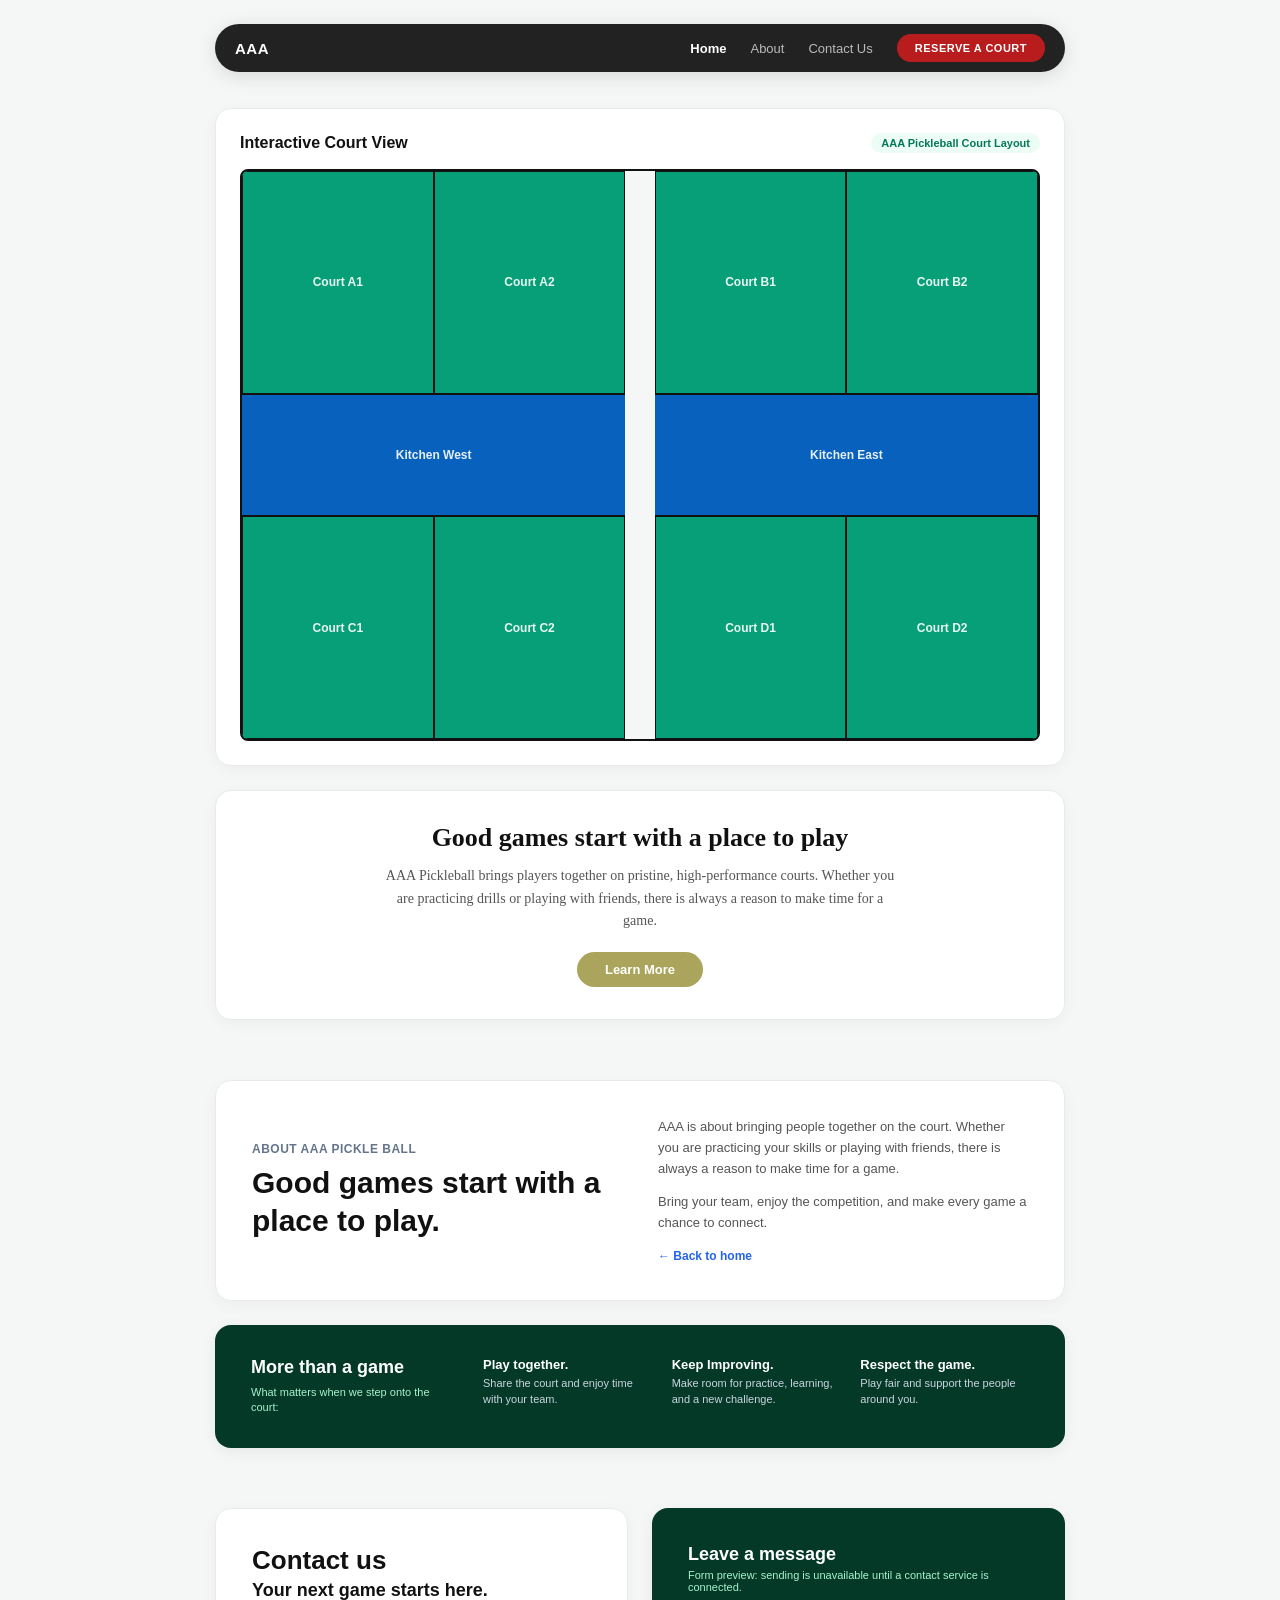
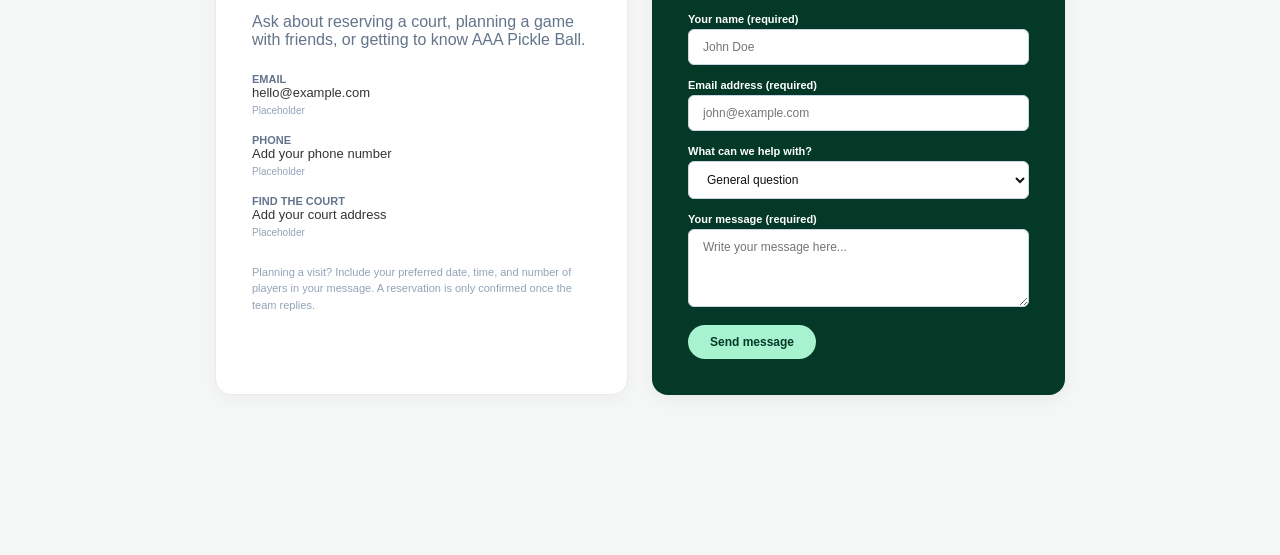
<file: index.html>
<!DOCTYPE html>
<html lang="en">
<head>
  <meta charset="UTF-8">
  <meta name="viewport" content="width=device-width, initial-scale=1.0">
  <title>AAA Pickleball Club</title>
  
  <link rel="stylesheet" href="style.css">
  <link rel="stylesheet" href="about.css">
  <link rel="stylesheet" href="contact.css">
</head>
<body>

  <nav class="navbar">
    <a href="#home" class="logo">AAA</a>
    <div class="nav-links">
      <a href="#home" class="nav-link active">Home</a>
      <a href="#about" class="nav-link">About</a>
      <a href="#contact" class="nav-link">Contact Us</a>
      <a href="#reserve" class="btn-reserve">RESERVE A COURT</a>
    </div>
  </nav>

  <main class="container">

    <section id="home" class="section-block">
      <div class="diagram-card">
        <div class="diagram-header">
          <h3>Interactive Court View</h3>
          <span class="badge">AAA Pickleball Court Layout</span>
        </div>

        <div class="diagram">
          <div class="cell top-left"><span class="cell-label">Court A1</span></div>
          <div class="cell top-middle-left"><span class="cell-label">Court A2</span></div>
          <div class="cell top-middle-right"><span class="cell-label">Court B1</span></div>
          <div class="cell top-right"><span class="cell-label">Court B2</span></div>

          <div class="blue-left"><span class="cell-label">Kitchen West</span></div>
          <div class="blue-right"><span class="cell-label">Kitchen East</span></div>

          <div class="cell bottom-left"><span class="cell-label">Court C1</span></div>
          <div class="cell bottom-middle-left"><span class="cell-label">Court C2</span></div>
          <div class="cell bottom-middle-right"><span class="cell-label">Court D1</span></div>
          <div class="cell bottom-right"><span class="cell-label">Court D2</span></div>

          <div class="aisle"></div>
        </div>
      </div>

      <div class="content">
        <h2>Good games start with a place to play</h2>
        <p>
          AAA Pickleball brings players together on pristine, high-performance courts. 
          Whether you are practicing drills or playing with friends, there is always a reason to make time for a game.
        </p>
        <a href="#about" class="button">Learn More</a>
      </div>
    </section>

    <section id="about" class="section-block">
      <div class="about-hero">
        <div>
          <span class="sub-heading">About AAA Pickle Ball</span>
          <h2>Good games start with a place to play.</h2>
        </div>
        <div>
          <p>
            AAA is about bringing people together on the court. Whether you are practicing your skills or playing with friends, there is always a reason to make time for a game.
          </p>
          <p style="margin-top: 12px;">
            Bring your team, enjoy the competition, and make every game a chance to connect.
          </p>
          <a href="#home" class="back-link">&larr; Back to home</a>
        </div>
      </div>

      <div class="values-banner">
        <div class="banner-header">
          <h3>More than a game</h3>
          <p>What matters when we step onto the court:</p>
        </div>

        <div class="values-grid">
          <div class="value-card">
            <h4>Play together.</h4>
            <p>Share the court and enjoy time with your team.</p>
          </div>

          <div class="value-card">
            <h4>Keep Improving.</h4>
            <p>Make room for practice, learning, and a new challenge.</p>
          </div>

          <div class="value-card">
            <h4>Respect the game.</h4>
            <p>Play fair and support the people around you.</p>
          </div>
        </div>
      </div>
    </section>

    <section id="contact" class="section-block">
      <div class="contact-layout">
        <div class="contact-info">
          <h2>Contact us</h2>
          <span class="sub-title">Your next game starts here.</span>
          <p style="margin-bottom: 24px; color: #64748b;">
            Ask about reserving a court, planning a game with friends, or getting to know AAA Pickle Ball.
          </p>

          <div class="info-group">
            <label>Email</label>
            <div class="val">hello@example.com</div>
            <span class="placeholder-tag">Placeholder</span>
          </div>

          <div class="info-group">
            <label>Phone</label>
            <div class="val">Add your phone number</div>
            <span class="placeholder-tag">Placeholder</span>
          </div>

          <div class="info-group">
            <label>Find the court</label>
            <div class="val">Add your court address</div>
            <span class="placeholder-tag">Placeholder</span>
          </div>

          <p class="small-note">
            Planning a visit? Include your preferred date, time, and number of players in your message. A reservation is only confirmed once the team replies.
          </p>
        </div>

        <div class="contact-form-card">
          <h3>Leave a message</h3>
          <p class="form-desc">Form preview: sending is unavailable until a contact service is connected.</p>

          <form onsubmit="event.preventDefault();">
            <div class="form-group">
              <label>Your name (required)</label>
              <input type="text" placeholder="John Doe" required>
            </div>

            <div class="form-group">
              <label>Email address (required)</label>
              <input type="email" placeholder="john@example.com" required>
            </div>

            <div class="form-group">
              <label>What can we help with?</label>
              <select>
                <option>General question</option>
                <option>Court reservation inquiry</option>
                <option>Event or tournament</option>
              </select>
            </div>

            <div class="form-group">
              <label>Your message (required)</label>
              <textarea rows="4" placeholder="Write your message here..." required></textarea>
            </div>

            <button type="submit" class="btn-send">Send message</button>
          </form>
        </div>
      </div>
    </section>

    <section id="reserve" class="section-block"></section>

  </main>

  <script>
    const sections = document.querySelectorAll('.section-block');
    const navLinks = document.querySelectorAll('.nav-link');

    window.addEventListener('scroll', () => {
      let current = '';
      sections.forEach(section => {
        const sectionTop = section.offsetTop;
        if (pageYOffset >= (sectionTop - 120)) {
          current = section.getAttribute('id');
        }
      });

      navLinks.forEach(link => {
        link.classList.remove('active');
        if (link.getAttribute('href') === `#${current}`) {
          link.classList.add('active');
        }
      });
    });
  </script>

</body>
</html>
</file>
<file: style.css>
* {
    margin: 0;
    padding: 0;
    box-sizing: border-box;
}

html {
    scroll-behavior: smooth;
}

body {
    background-color: #f5f7f7;
    min-height: 100vh;
    padding: 24px 16px 80px;
    font-family: Arial, sans-serif;
    color: #111;
}

/* Navigation Bar */
.navbar {
    width: 100%;
    max-width: 850px;
    min-height: 48px;
    padding: 8px 20px;
    margin: 0 auto 36px;
    position: sticky;
    top: 15px;
    z-index: 1000;
    display: flex;
    justify-content: space-between;
    align-items: center;
    background-color: #222;
    border-radius: 25px;
    box-shadow: 0 4px 20px rgba(0, 0, 0, 0.12);
}

.logo {
    color: white;
    font-size: 15px;
    font-weight: bold;
    text-decoration: none;
    letter-spacing: 0.5px;
}

.nav-links {
    display: flex;
    align-items: center;
    gap: 24px;
}

.nav-link {
    color: #bbb;
    text-decoration: none;
    font-size: 13px;
    transition: color 0.2s ease;
}

.nav-link:hover {
    color: #aaa45c;
}

.nav-link.active {
    color: white;
    font-weight: bold;
}

.btn-reserve {
    background-color: #b91c1c;
    color: #ffffff;
    text-decoration: none;
    font-size: 11px;
    font-weight: bold;
    letter-spacing: 0.5px;
    text-transform: uppercase;
    padding: 8px 18px;
    border-radius: 20px;
    transition: background-color 0.2s ease;
}

.btn-reserve:hover {
    background-color: #991b1b;
}

/* Container & Sections */
.container {
    width: 100%;
    max-width: 850px;
    margin: 0 auto;
    display: flex;
    flex-direction: column;
    gap: 60px;
}

.section-block {
    scroll-margin-top: 90px;
    display: flex;
    flex-direction: column;
    gap: 24px;
}

#reserve {
    padding-bottom: 20px;
}

/* Home Section Diagram & Banner */
.diagram-card {
    background: #ffffff;
    border-radius: 16px;
    padding: 24px;
    box-shadow: 0 4px 16px rgba(0, 0, 0, 0.04);
    border: 1px solid #eaeaea;
}

.diagram-header {
    display: flex;
    justify-content: space-between;
    align-items: center;
    margin-bottom: 16px;
}

.diagram-header h3 {
    font-size: 16px;
    font-weight: 700;
    color: #111;
}

.badge {
    background: #ecfdf5;
    color: #047857;
    font-size: 11px;
    font-weight: 600;
    padding: 4px 10px;
    border-radius: 999px;
}

.diagram {
    width: 100%;
    aspect-ratio: 650 / 465;
    display: grid;
    grid-template-columns: 1fr 1fr 3.7% 1fr 1fr;
    grid-template-rows: 1fr 0.55fr 1fr;
    overflow: hidden;
    border: 2px solid #111;
    border-radius: 8px;
    background-color: #079f78;
}

.cell {
    background-color: #079f78;
    border: 1px solid #111;
    display: flex;
    align-items: center;
    justify-content: center;
}

.cell-label {
    color: rgba(255, 255, 255, 0.9);
    font-size: 12px;
    font-weight: 600;
}

.top-left          { grid-column: 1; grid-row: 1; }
.top-middle-left   { grid-column: 2; grid-row: 1; }
.top-middle-right  { grid-column: 4; grid-row: 1; }
.top-right         { grid-column: 5; grid-row: 1; }

.bottom-left         { grid-column: 1; grid-row: 3; }
.bottom-middle-left  { grid-column: 2; grid-row: 3; }
.bottom-middle-right { grid-column: 4; grid-row: 3; }
.bottom-right        { grid-column: 5; grid-row: 3; }

.blue-left,
.blue-right {
    background-color: #0862bd;
    border-top: 1px solid #111;
    border-bottom: 1px solid #111;
    display: flex;
    align-items: center;
    justify-content: center;
}

.blue-left  { grid-column: 1 / 3; grid-row: 2; }
.blue-right { grid-column: 4 / 6; grid-row: 2; }

.aisle {
    grid-column: 3;
    grid-row: 1 / 4;
    background-color: #f5f7f7;
    z-index: 2;
}

.content {
    background-color: white;
    padding: 32px 24px;
    text-align: center;
    border-radius: 16px;
    box-shadow: 0 4px 16px rgba(0, 0, 0, 0.04);
    border: 1px solid #eaeaea;
}

.content h2 {
    margin-bottom: 12px;
    font-family: Georgia, serif;
    font-size: clamp(20px, 3.5vw, 26px);
    color: #111;
}

.content p {
    margin-bottom: 20px;
    font-family: Georgia, serif;
    font-size: clamp(12px, 1.8vw, 14px);
    line-height: 1.6;
    color: #555;
    max-width: 520px;
    margin-left: auto;
    margin-right: auto;
}

.button {
    display: inline-block;
    padding: 10px 28px;
    background-color: #aaa45c;
    color: white;
    text-decoration: none;
    border-radius: 25px;
    font-size: 13px;
    font-weight: bold;
    transition: background-color 0.2s ease;
}

.button:hover {
    background-color: #898344;
}
</file>
<file: about.css>
.about-hero {
    display: grid;
    grid-template-columns: 1fr 1fr;
    gap: 36px;
    background: #ffffff;
    padding: 36px;
    border-radius: 16px;
    box-shadow: 0 4px 16px rgba(0, 0, 0, 0.04);
    border: 1px solid #eaeaea;
    align-items: center;
}

.sub-heading {
    display: block;
    font-size: 12px;
    font-weight: bold;
    color: #64748b;
    margin-bottom: 8px;
    text-transform: uppercase;
    letter-spacing: 0.5px;
}

.about-hero h2 {
    font-size: clamp(22px, 3vw, 30px);
    line-height: 1.25;
    color: #111;
    font-weight: 800;
}

.about-hero p {
    font-size: 13px;
    line-height: 1.6;
    color: #555;
}

.back-link {
    display: inline-block;
    margin-top: 16px;
    font-size: 12px;
    color: #2563eb;
    text-decoration: none;
    font-weight: 600;
}

.back-link:hover {
    text-decoration: underline;
}

/* Values Banner (Header Left, 3 Columns Right) */
.values-banner {
    background-color: #043927;
    color: #ffffff;
    border-radius: 16px;
    padding: 32px 36px;
    display: grid;
    grid-template-columns: 200px 1fr;
    gap: 32px;
    align-items: start;
    box-shadow: 0 4px 16px rgba(0, 0, 0, 0.06);
}

.banner-header h3 {
    font-size: 18px;
    font-weight: 800;
    margin-bottom: 6px;
    color: #ffffff;
    line-height: 1.2;
}

.banner-header p {
    font-size: 11px;
    color: #a7f3d0;
    line-height: 1.4;
}

.values-grid {
    display: grid;
    grid-template-columns: repeat(3, 1fr);
    gap: 20px;
}

.value-card h4 {
    font-size: 13px;
    font-weight: 700;
    margin-bottom: 4px;
    color: #ffffff;
}

.value-card p {
    font-size: 11px;
    color: #cbd5e1;
    line-height: 1.4;
}
</file>
<file: contact.css>
.contact-layout {
    display: grid;
    grid-template-columns: 1fr 1fr;
    gap: 24px;
}

.contact-info {
    background: #ffffff;
    padding: 36px;
    border-radius: 16px;
    box-shadow: 0 4px 16px rgba(0, 0, 0, 0.04);
    border: 1px solid #eaeaea;
}

.contact-info h2 {
    font-size: 26px;
    font-weight: 800;
    color: #111;
    margin-bottom: 4px;
}

.sub-title {
    display: block;
    font-size: 18px;
    font-weight: bold;
    color: #111;
    margin-bottom: 12px;
}

.info-group {
    margin-bottom: 16px;
}

.info-group label {
    display: block;
    font-size: 11px;
    font-weight: bold;
    color: #64748b;
    text-transform: uppercase;
}

.info-group .val {
    font-size: 13px;
    color: #333;
    font-weight: 500;
}

.placeholder-tag {
    font-size: 10px;
    color: #94a3b8;
}

.small-note {
    margin-top: 24px;
    font-size: 11px;
    color: #94a3b8;
    line-height: 1.5;
}

.contact-form-card {
    background-color: #043927;
    color: #ffffff;
    padding: 36px;
    border-radius: 16px;
    box-shadow: 0 4px 16px rgba(0, 0, 0, 0.06);
}

.contact-form-card h3 {
    font-size: 18px;
    font-weight: bold;
    margin-bottom: 4px;
}

.form-desc {
    font-size: 11px;
    color: #a7f3d0;
    margin-bottom: 20px;
}

.form-group {
    margin-bottom: 14px;
}

.form-group label {
    display: block;
    font-size: 11px;
    font-weight: bold;
    margin-bottom: 4px;
}

.form-group input,
.form-group select,
.form-group textarea {
    width: 100%;
    padding: 10px 14px;
    background: #ffffff;
    border: 1px solid #cbd5e1;
    border-radius: 6px;
    font-size: 12px;
    color: #111;
    font-family: inherit;
    outline: none;
    transition: border-color 0.2s ease;
}

.form-group input:focus,
.form-group select:focus,
.form-group textarea:focus {
    border-color: #047857;
}

.btn-send {
    background-color: #a7f3d0;
    color: #043927;
    border: none;
    padding: 10px 22px;
    border-radius: 20px;
    font-size: 12px;
    font-weight: bold;
    cursor: pointer;
    transition: background-color 0.2s ease;
}

.btn-send:hover {
    background-color: #6ee7b7;
}
</file>
